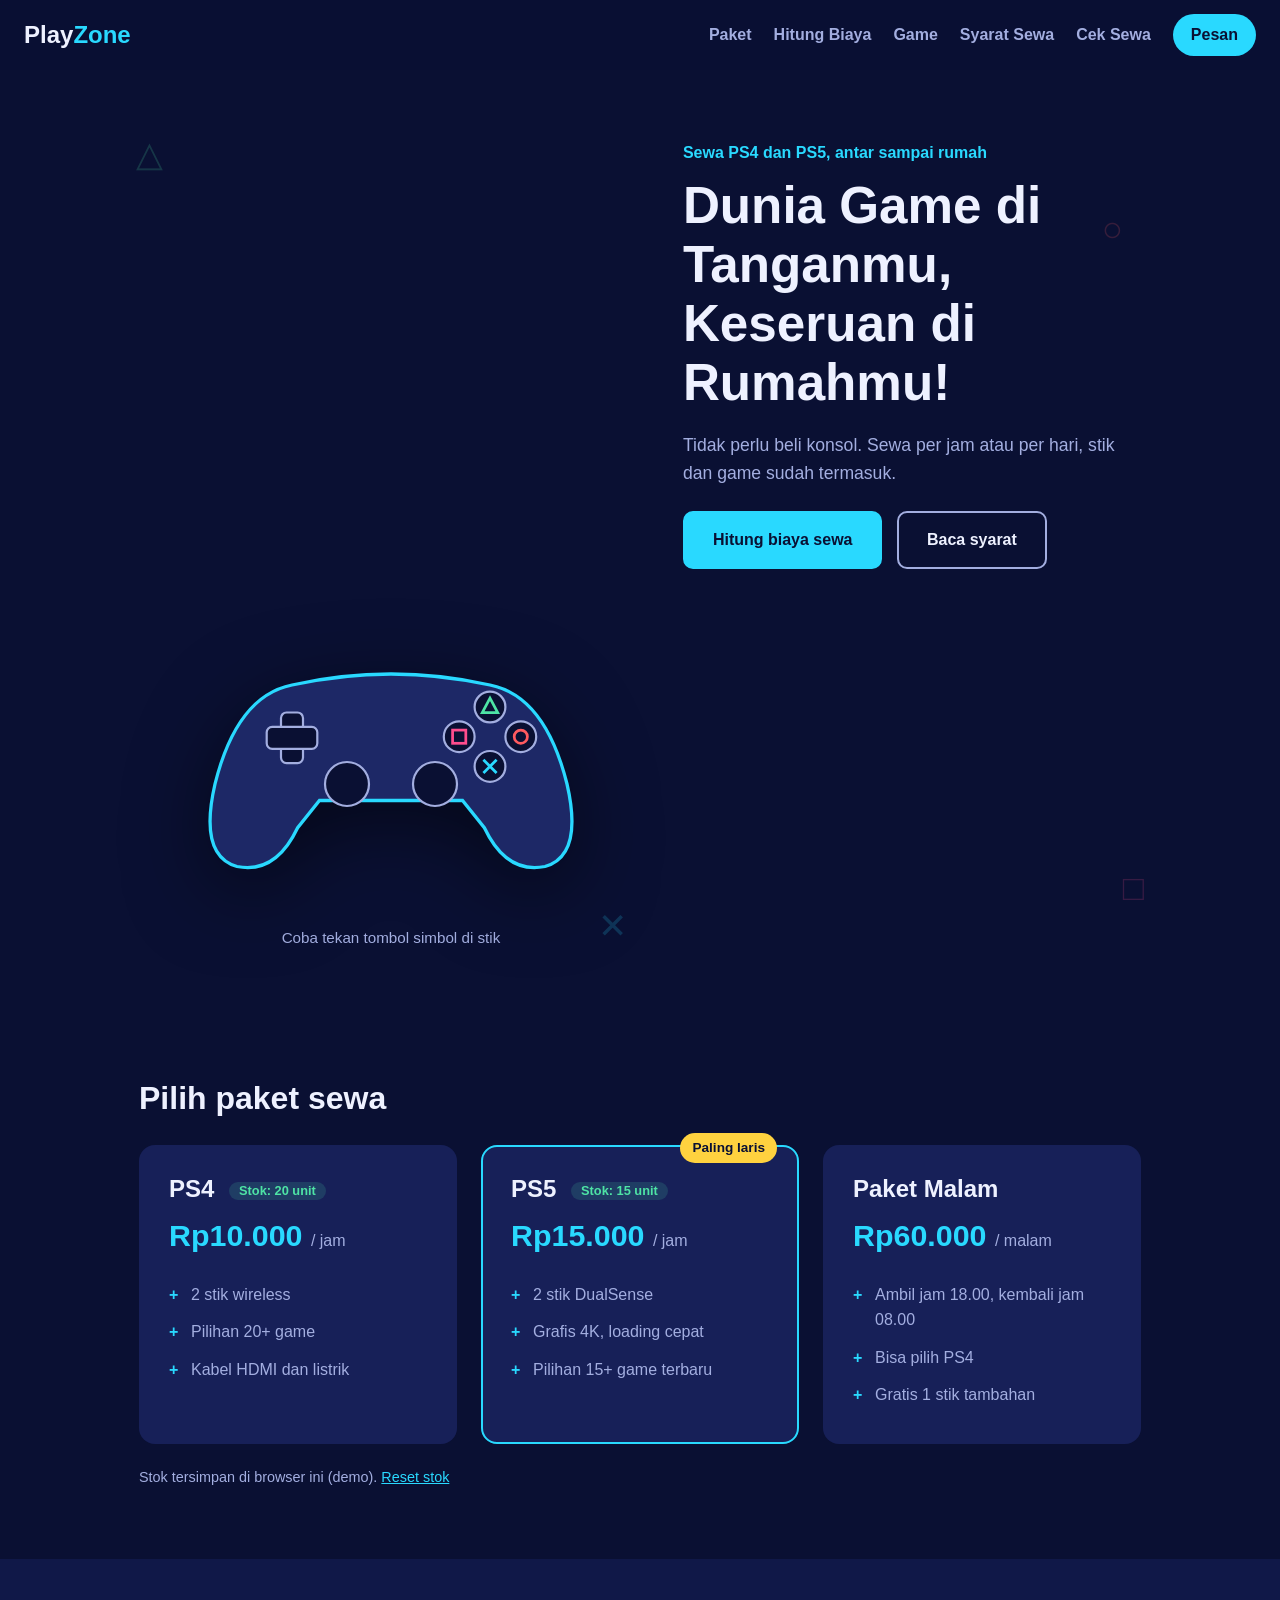
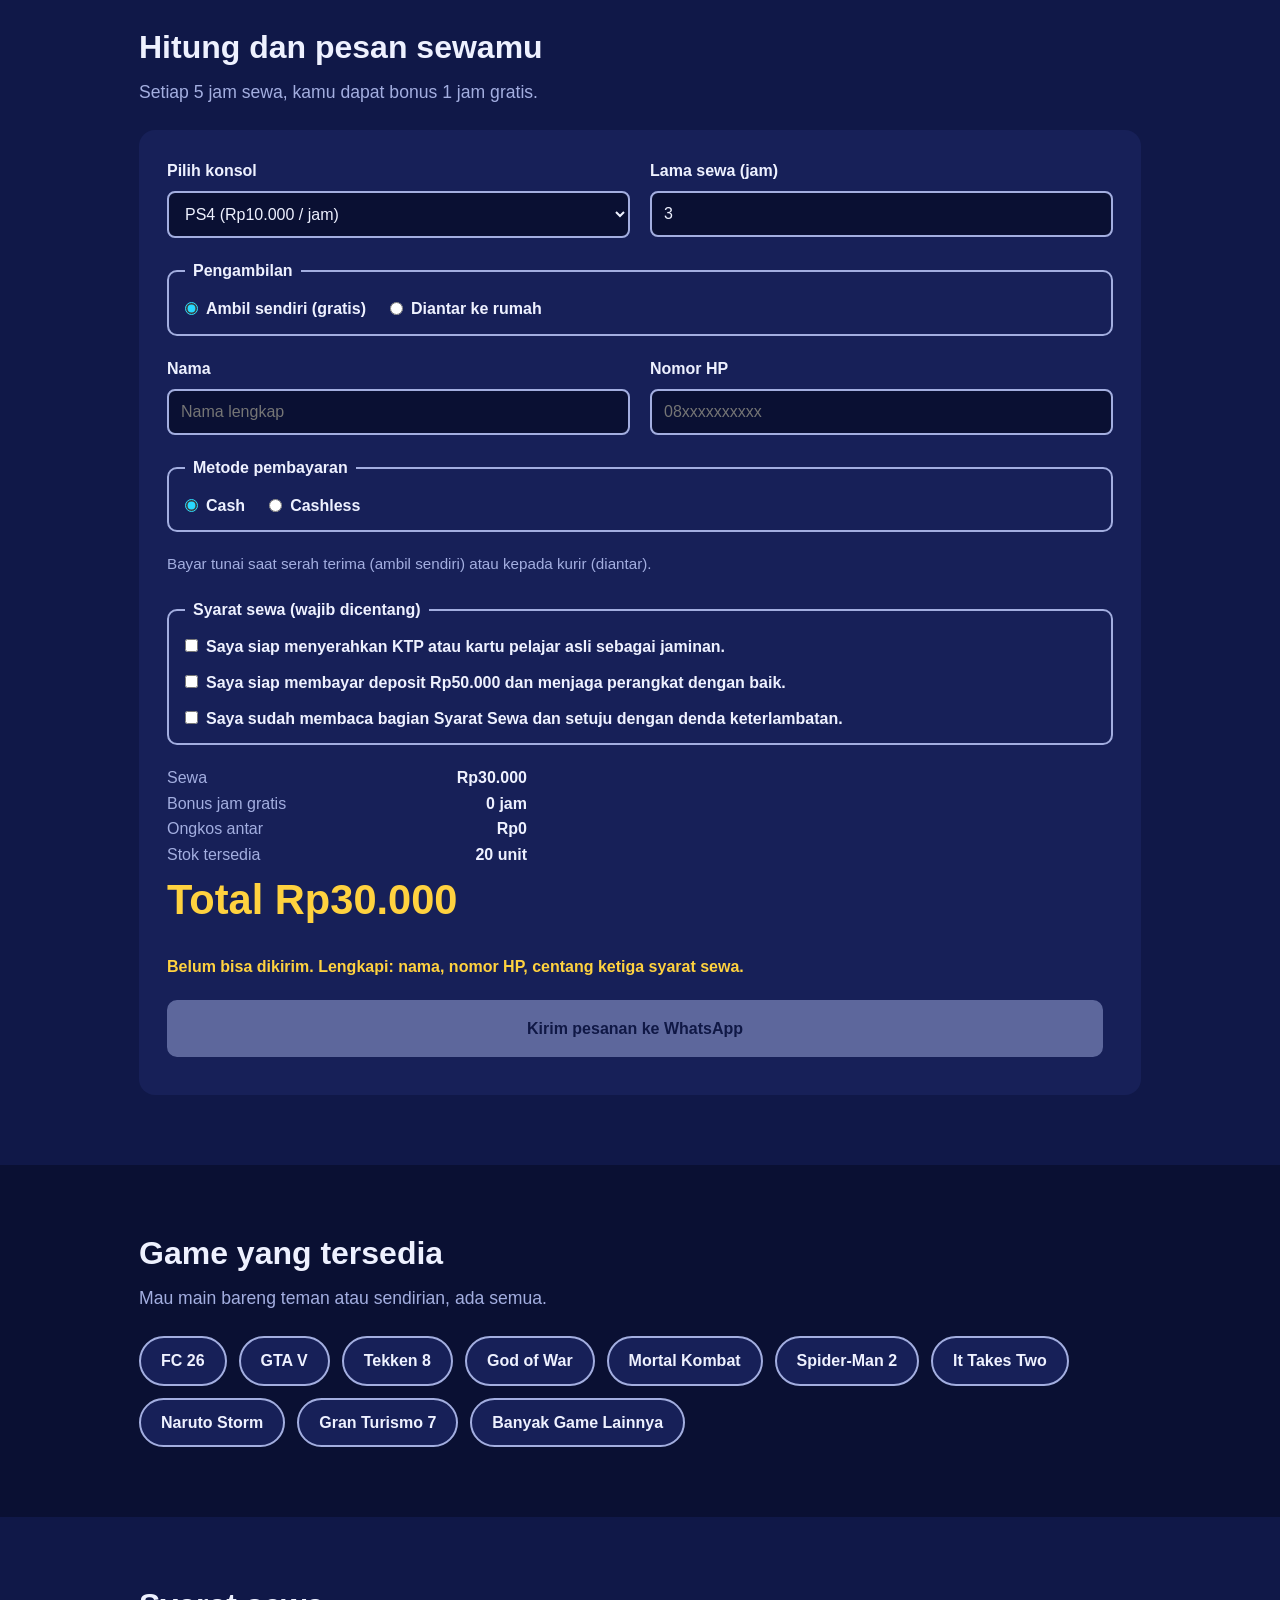
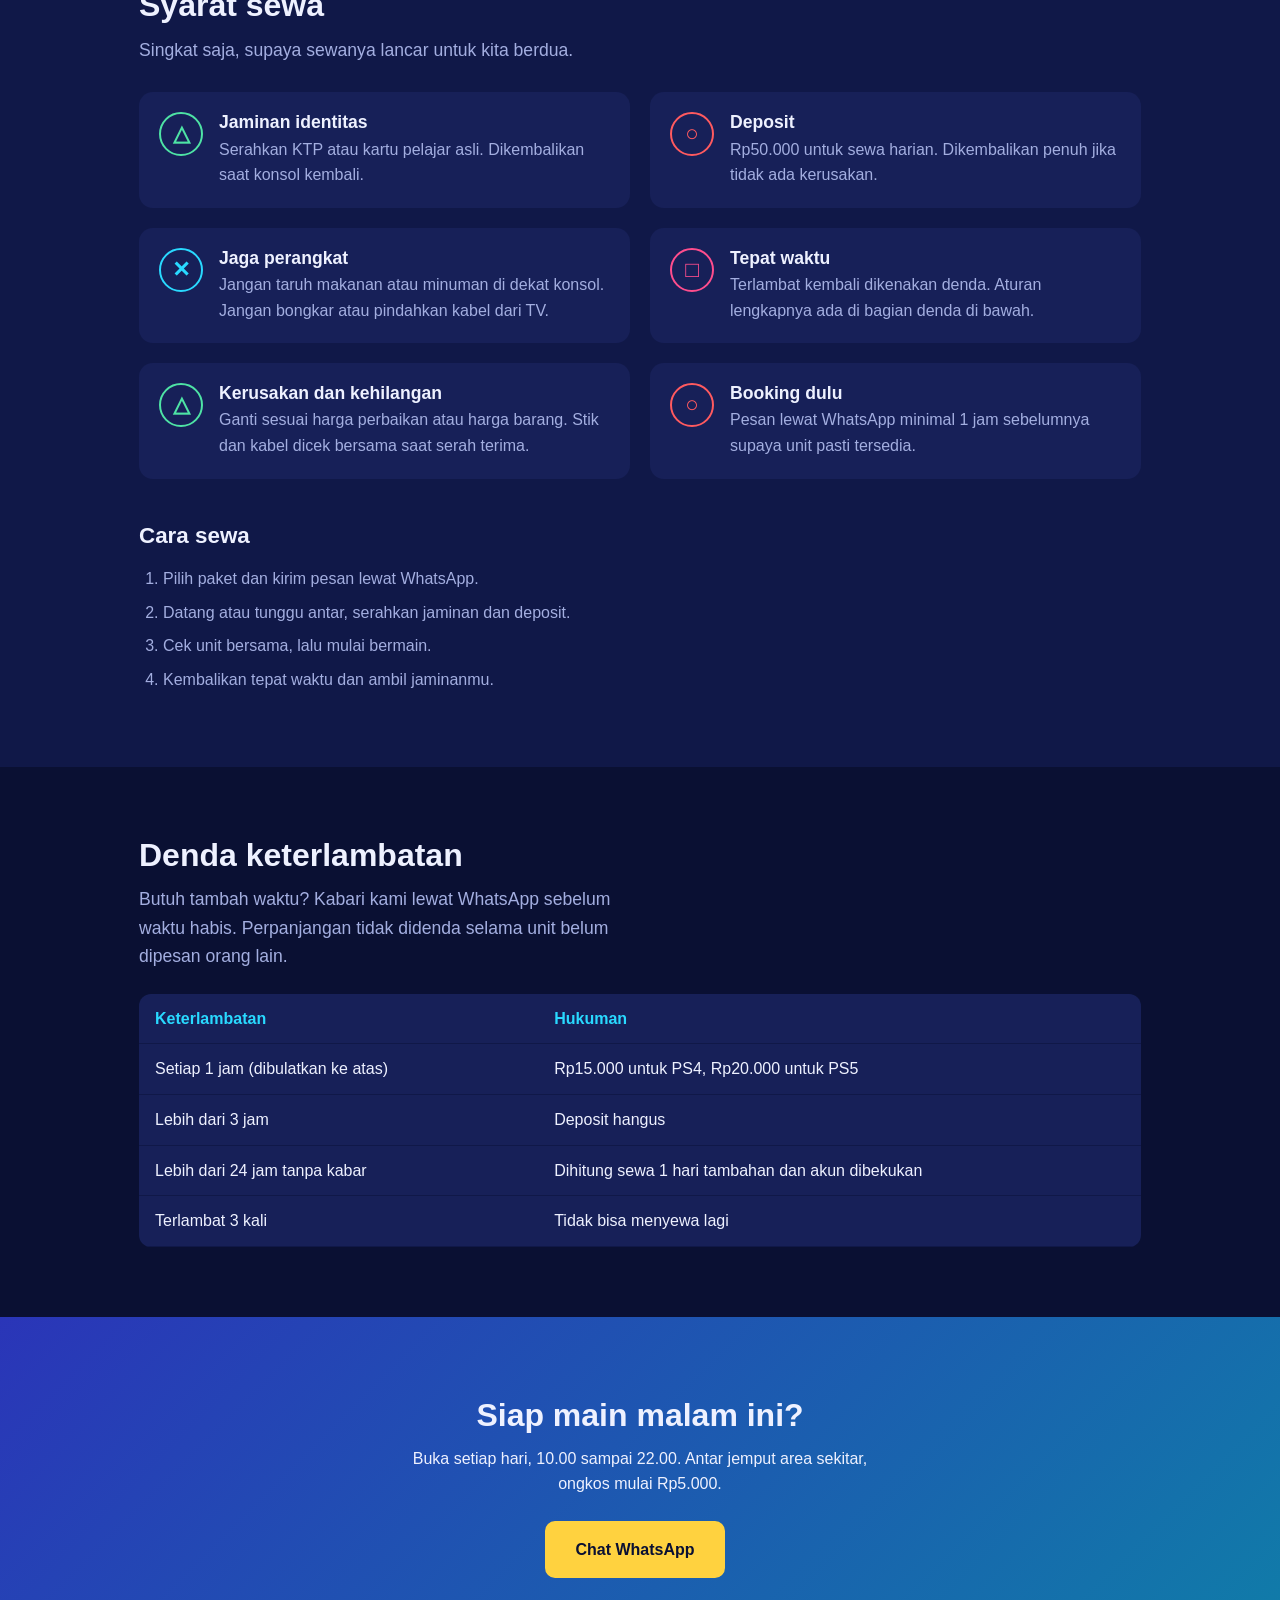
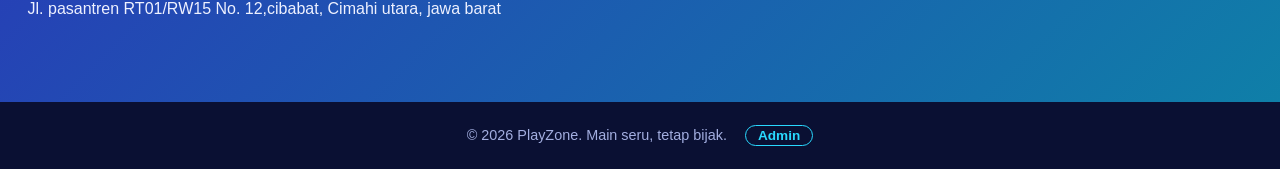
<file: index.html>
<!DOCTYPE html>
<html lang="id">
<head>
<meta charset="UTF-8">
<meta name="viewport" content="width=device-width, initial-scale=1">
<title>PlayZone - Sewa PS Harian dan Per Jam</title>
<link rel="stylesheet" href="sewaps.css">
</head>
<body>

<header class="nav">
  <a class="logo" href="#atas">Play<span>Zone</span></a>
  <button class="menu-btn" id="menuBtn" aria-label="Buka menu">&#9776;</button>
  <nav id="menu">
    <a href="#paket">Paket</a>
    <a href="#hitung">Hitung Biaya</a>
    <a href="#game">Game</a>
    <a href="#syarat">Syarat Sewa</a>
    <a href="penyewa.html">Cek Sewa</a>
    <a href="#kontak" class="nav-cta">Pesan</a>
  </nav>
</header>

<main id="atas">

  <section class="hero">
    <div class="melayang" aria-hidden="true"><span>&#9651;</span><span>&#9675;</span><span>&#10005;</span><span>&#9633;</span></div>
    <div class="hero-text">
      <p class="kecil">Sewa PS4 dan PS5, antar sampai rumah</p>
      <h1>Dunia Game di Tanganmu, Keseruan di Rumahmu!</h1>
      <p class="lead">Tidak perlu beli konsol. Sewa per jam atau per hari, stik dan game sudah termasuk.</p>
      <a class="btn" href="#hitung">Hitung biaya sewa</a>
      <a class="btn btn-garis" href="#syarat">Baca syarat</a>
    </div>

    <div class="hero-gambar">
      <svg viewBox="0 0 400 260" role="img" aria-label="Stik PlayStation. Tekan tombol simbolnya untuk mengganti warna tema.">
        <path class="badan" d="M110 60 Q200 40 290 60 Q340 70 360 150 Q375 215 340 225 Q305 232 285 190 L265 165 L135 165 L115 190 Q95 232 60 225 Q25 215 40 150 Q60 70 110 60Z"/>
        <rect class="dpad" x="100" y="85" width="20" height="46" rx="5"/>
        <rect class="dpad" x="87" y="98" width="46" height="20" rx="5"/>
        <circle class="stik" cx="160" cy="150" r="20"/>
        <circle class="stik" cx="240" cy="150" r="20"/>
        <g class="tombol-simbol" tabindex="0" role="button" aria-label="Tema hijau" data-warna="#4ee3a5" data-nama="Segitiga">
          <circle cx="290" cy="80" r="14"/>
          <path d="M290 72 L297 85 L283 85Z" fill="none" stroke="#4ee3a5" stroke-width="2.5"/>
        </g>
        <g class="tombol-simbol" tabindex="0" role="button" aria-label="Tema merah" data-warna="#ff5a5f" data-nama="Lingkaran">
          <circle cx="318" cy="107" r="14"/>
          <circle cx="318" cy="107" r="6" fill="none" stroke="#ff5a5f" stroke-width="2.5"/>
        </g>
        <g class="tombol-simbol" tabindex="0" role="button" aria-label="Tema biru" data-warna="#29d9ff" data-nama="Silang">
          <circle cx="290" cy="134" r="14"/>
          <path d="M284 128 L296 140 M296 128 L284 140" stroke="#29d9ff" stroke-width="2.5"/>
        </g>
        <g class="tombol-simbol" tabindex="0" role="button" aria-label="Tema pink" data-warna="#ff4d8d" data-nama="Kotak">
          <circle cx="262" cy="107" r="14"/>
          <rect x="256" y="101" width="12" height="12" fill="none" stroke="#ff4d8d" stroke-width="2.5"/>
        </g>
      </svg>
      <p class="petunjuk" id="petunjuk">Coba tekan tombol simbol di stik</p>
    </div>
  </section>

  <section id="paket" class="bagian">
    <h2>Pilih paket sewa</h2>
    <div class="kartu-grid">
      <article class="kartu">
        <h3>PS4 <span class="stok" data-stok="ps4">Stok: 20 unit</span></h3>
        <p class="harga">Rp10.000 <small>/ jam</small></p>
        <ul>
          <li>2 stik wireless</li>
          <li>Pilihan 20+ game</li>
          <li>Kabel HDMI dan listrik</li>
        </ul>
      </article>
      <article class="kartu kartu-utama">
        <span class="label">Paling laris</span>
        <h3>PS5 <span class="stok" data-stok="ps5">Stok: 15 unit</span></h3>
        <p class="harga">Rp15.000 <small>/ jam</small></p>
        <ul>
          <li>2 stik DualSense</li>
          <li>Grafis 4K, loading cepat</li>
          <li>Pilihan 15+ game terbaru</li>
        </ul>
      </article>
      <article class="kartu">
        <h3>Paket Malam</h3>
        <p class="harga">Rp60.000 <small>/ malam</small></p>
        <ul>
          <li>Ambil jam 18.00, kembali jam 08.00</li>
          <li>Bisa pilih PS4</li>
          <li>Gratis 1 stik tambahan</li>
        </ul>
      </article>
    </div>
    <p class="catatan-stok">Stok tersimpan di browser ini (demo). <button type="button" id="resetStok">Reset stok</button></p>
  </section>

  <section id="hitung" class="bagian bagian-terang">
    <h2>Hitung dan pesan sewamu</h2>
    <p class="lead">Setiap 5 jam sewa, kamu dapat bonus 1 jam gratis.</p>
    <div class="kalkulator">
      <label>Pilih konsol
        <select id="unit">
          <option value="10000" data-unit="ps4">PS4 (Rp10.000 / jam)</option>
          <option value="15000" data-unit="ps5">PS5 (Rp15.000 / jam)</option>
        </select>
      </label>
      <label>Lama sewa (jam)
        <input type="number" id="jam" min="1" max="24" value="3">
      </label>
      <fieldset class="pilihan">
        <legend>Pengambilan</legend>
        <label class="radio"><input type="radio" name="ambil" value="sendiri" checked> Ambil sendiri (gratis)</label>
        <label class="radio"><input type="radio" name="ambil" value="antar"> Diantar ke rumah</label>
      </fieldset>
      <label id="areaWrap" hidden>Jarak antar
        <select id="area">
          <option value="5000">Dekat, sampai 2 km (Rp5.000)</option>
          <option value="10000">Sedang, 2 sampai 5 km (Rp10.000)</option>
          <option value="15000">Jauh, 5 sampai 8 km (Rp15.000)</option>
        </select>
      </label>
      <label id="alamatWrap" hidden>Alamat antar
        <input type="text" id="alamat" placeholder="Jalan, nomor rumah, patokan">
      </label>
      <label>Nama
        <input type="text" id="nama" autocomplete="name" placeholder="Nama lengkap">
      </label>
      <label>Nomor HP
        <input type="tel" id="hp" autocomplete="tel" placeholder="08xxxxxxxxxx">
      </label>
      <fieldset class="pilihan">
        <legend>Metode pembayaran</legend>
        <label class="radio"><input type="radio" name="bayar" value="cash" checked> Cash</label>
        <label class="radio"><input type="radio" name="bayar" value="cashless"> Cashless</label>
      </fieldset>
      <label id="metodeWrap" hidden>Pilih cashless
        <select id="metode">
          <option>QRIS</option>
          <option>Transfer bank</option>
          <option>E-wallet (DANA, OVO, GoPay)</option>
        </select>
      </label>
      <p class="info-bayar" id="infoBayar"></p>
      <fieldset class="pilihan tumpuk">
        <legend>Syarat sewa (wajib dicentang)</legend>
        <label class="radio cek"><input type="checkbox" class="syarat-cek"> Saya siap menyerahkan KTP atau kartu pelajar asli sebagai jaminan.</label>
        <label class="radio cek"><input type="checkbox" class="syarat-cek"> Saya siap membayar deposit Rp50.000 dan menjaga perangkat dengan baik.</label>
        <label class="radio cek"><input type="checkbox" class="syarat-cek"> Saya sudah membaca bagian Syarat Sewa dan setuju dengan denda keterlambatan.</label>
      </fieldset>
      <div class="hasil rincian">
        <p><span>Sewa</span> <strong id="rSewa">Rp30.000</strong></p>
        <p><span>Bonus jam gratis</span> <strong id="bonus">0 jam</strong></p>
        <p><span>Ongkos antar</span> <strong id="rOngkir">Rp0</strong></p>
        <p><span>Stok tersedia</span> <strong id="rStok">3 unit</strong></p>
        <p class="total" id="total">Rp30.000</p>
      </div>
      <p class="catatan-pesan" id="catatanPesan" role="status"></p>
      <button class="btn mati" id="pesanWa" type="button">Kirim pesanan ke WhatsApp</button>
    </div>
  </section>

  <section id="game" class="bagian">
    <h2>Game yang tersedia</h2>
    <p class="lead">Mau main bareng teman atau sendirian, ada semua.</p>
    <div class="chips">
      <span>FC 26</span><span>GTA V</span><span>Tekken 8</span><span>God of War</span>
      <span>Mortal Kombat</span><span>Spider-Man 2</span><span>It Takes Two</span>
      <span>Naruto Storm</span><span>Gran Turismo 7</span><span>Banyak Game Lainnya</span>
    </div>
  </section>

  <section id="syarat" class="bagian bagian-terang">
    <h2>Syarat sewa</h2>
    <p class="lead">Singkat saja, supaya sewanya lancar untuk kita berdua.</p>
    <div class="syarat-grid">
      <div class="syarat"><b class="sim s1">&#9651;</b><div><h3>Jaminan identitas</h3><p>Serahkan KTP atau kartu pelajar asli. Dikembalikan saat konsol kembali.</p></div></div>
      <div class="syarat"><b class="sim s2">&#9675;</b><div><h3>Deposit</h3><p>Rp50.000 untuk sewa harian. Dikembalikan penuh jika tidak ada kerusakan.</p></div></div>
      <div class="syarat"><b class="sim s3">&#10005;</b><div><h3>Jaga perangkat</h3><p>Jangan taruh makanan atau minuman di dekat konsol. Jangan bongkar atau pindahkan kabel dari TV.</p></div></div>
      <div class="syarat"><b class="sim s4">&#9633;</b><div><h3>Tepat waktu</h3><p>Terlambat kembali dikenakan denda. Aturan lengkapnya ada di bagian denda di bawah.</p></div></div>
      <div class="syarat"><b class="sim s1">&#9651;</b><div><h3>Kerusakan dan kehilangan</h3><p>Ganti sesuai harga perbaikan atau harga barang. Stik dan kabel dicek bersama saat serah terima.</p></div></div>
      <div class="syarat"><b class="sim s2">&#9675;</b><div><h3>Booking dulu</h3><p>Pesan lewat WhatsApp minimal 1 jam sebelumnya supaya unit pasti tersedia.</p></div></div>
    </div>

    <h3 class="sub">Cara sewa</h3>
    <ol class="alur">
      <li>Pilih paket dan kirim pesan lewat WhatsApp.</li>
      <li>Datang atau tunggu antar, serahkan jaminan dan deposit.</li>
      <li>Cek unit bersama, lalu mulai bermain.</li>
      <li>Kembalikan tepat waktu dan ambil jaminanmu.</li>
    </ol>
  </section>

  <section id="denda" class="bagian">
    <h2>Denda keterlambatan</h2>
    <p class="lead">Butuh tambah waktu? Kabari kami lewat WhatsApp sebelum waktu habis. Perpanjangan tidak didenda selama unit belum dipesan orang lain.</p>
    <div class="tabel-wrap">
      <table>
        <tr><th>Keterlambatan</th><th>Hukuman</th></tr>
        <tr><td>Setiap 1 jam (dibulatkan ke atas)</td><td>Rp15.000 untuk PS4, Rp20.000 untuk PS5</td></tr>
        <tr><td>Lebih dari 3 jam</td><td>Deposit hangus</td></tr>
        <tr><td>Lebih dari 24 jam tanpa kabar</td><td>Dihitung sewa 1 hari tambahan dan akun dibekukan</td></tr>
        <tr><td>Terlambat 3 kali</td><td>Tidak bisa menyewa lagi</td></tr>
      </table>
    </div>
  </section>

  <section id="kontak" class="ajakan">
    <h2>Siap main malam ini?</h2>
    <p>Buka setiap hari, 10.00 sampai 22.00. Antar jemput area sekitar, ongkos mulai Rp5.000.</p>
    <a class="btn btn-kuning" href="https://wa.me/628123456789?text=Halo%20PlayZone%2C%20saya%20mau%20sewa%20PS">Chat WhatsApp</a>
    <p class="alamat">Jl. pasantren RT01/RW15 No. 12,cibabat, Cimahi utara, jawa barat</p>
  </section>

</main>

<footer>&copy; 2026 PlayZone. Main seru, tetap bijak. <a class="admin-link" href="admin.html">Admin</a></footer>

<script src="sewaps.js"></script>
</body>
</html>
</file>
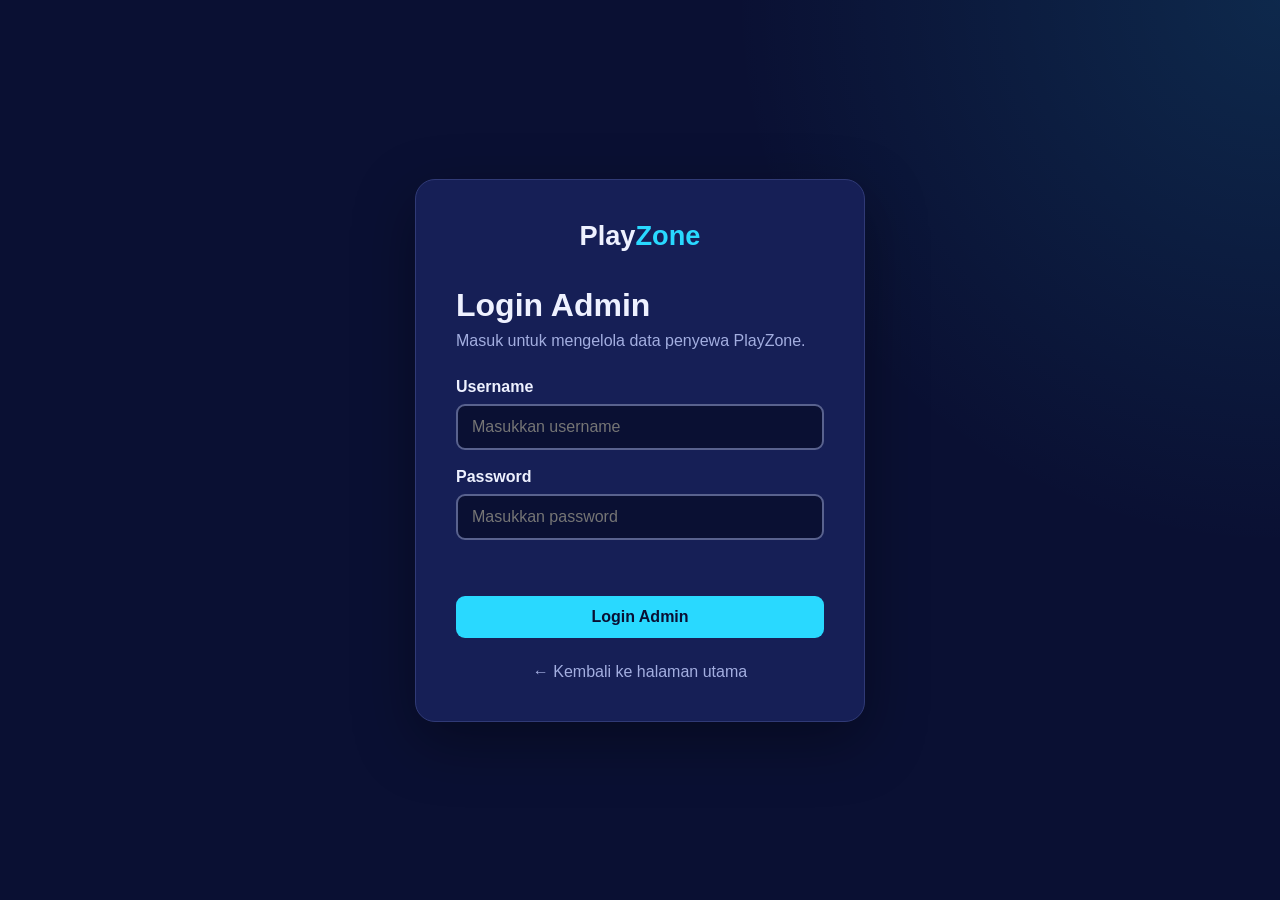
<file: admin.html>
<!DOCTYPE html>
<html lang="id">

<head>
    <meta charset="UTF-8">
    <meta name="viewport" content="width=device-width, initial-scale=1.0">

    <title>Admin - PlayZone</title>

    <link rel="stylesheet" href="admin.css">
</head>

<body>

    <!-- =========================
         HALAMAN LOGIN ADMIN
    ========================== -->

    <section id="loginAdmin" class="login-admin">

        <div class="login-card">

            <div class="logo">
                Play<span>Zone</span>
            </div>

            <h1>Login Admin</h1>

            <p class="deskripsi">
                Masuk untuk mengelola data penyewa PlayZone.
            </p>

            <form id="formAdmin">

                <label>
                    Username
                    <input
                        type="text"
                        id="username"
                        placeholder="Masukkan username"
                        required
                    >
                </label>

                <label>
                    Password
                    <input
                        type="password"
                        id="password"
                        placeholder="Masukkan password"
                        required
                    >
                </label>

                <p id="pesanLogin" class="pesan-error"></p>

                <button type="submit" class="btn btn-login">
                    Login Admin
                </button>

            </form>

            <a href="index.html" class="kembali">
                ← Kembali ke halaman utama
            </a>

        </div>

    </section>


    <!-- =========================
         DASHBOARD ADMIN
    ========================== -->

    <section id="dashboardAdmin" hidden>

        <!-- NAVBAR -->

        <header class="navbar-admin">

            <a href="index.html" class="logo">
                Play<span>Zone</span>
            </a>

            <div class="admin-kanan">

                <span>
                    👤 Admin
                </span>

                <button id="btnLogout" class="btn btn-logout">
                    Logout
                </button>

            </div>

        </header>


        <main class="container">

            <!-- JUDUL -->

            <section class="judul-dashboard">

                <div>
                    <p class="kecil">Dashboard Admin</p>

                    <h1>Kelola Penyewa</h1>

                    <p>
                        Kelola data penyewa dan riwayat pemesanan PlayZone.
                    </p>
                </div>

                <button
                    id="btnTambah"
                    class="btn btn-tambah"
                >
                    + Tambah Penyewa
                </button>

            </section>


            <!-- STATISTIK -->

            <section class="statistik">

                <div class="stat-card">

                    <span class="stat-icon">
                        👥
                    </span>

                    <div>
                        <small>Total Penyewa</small>
                        <strong id="totalPenyewa">0</strong>
                    </div>

                </div>


                <div class="stat-card">

                    <span class="stat-icon">
                        🎮
                    </span>

                    <div>
                        <small>Total Pesanan</small>
                        <strong id="totalPesanan">0</strong>
                    </div>

                </div>


                <div class="stat-card">

                    <span class="stat-icon">
                        💰
                    </span>

                    <div>
                        <small>Total Pembayaran</small>
                        <strong id="totalUang">Rp0</strong>
                    </div>

                </div>


                <div class="stat-card">

                    <span class="stat-icon">
                        ⏳
                    </span>

                    <div>
                        <small>Belum Lunas</small>
                        <strong id="belumLunas">0</strong>
                    </div>

                </div>

            </section>


            <!-- PENCARIAN -->

            <section class="toolbar">

                <div class="search">

                    <span>🔎</span>

                    <input
                        type="text"
                        id="searchInput"
                        placeholder="Cari nama atau nomor HP..."
                    >

                </div>


                <select id="filterStatus">

                    <option value="semua">
                        Semua Status
                    </option>

                    <option value="Lunas">
                        Lunas
                    </option>

                    <option value="Belum Dibayar">
                        Belum Dibayar
                    </option>

                    <option value="Menunggu pembayaran">
                        Menunggu pembayaran
                    </option>

                </select>

            </section>


            <!-- TABEL PENYEWA -->

            <section class="tabel-container">

                <div class="tabel-header">

                    <div>
                        <h2>Daftar Penyewa</h2>

                        <p>
                            Data penyewa yang terdaftar di PlayZone.
                        </p>
                    </div>

                    <span id="jumlahData">
                        0 data
                    </span>

                </div>


                <div class="table-scroll">

                    <table>

                        <thead>

                            <tr>

                                <th>No</th>
                                <th>Nama</th>
                                <th>No. HP</th>
                                <th>Konsol</th>
                                <th>Tanggal</th>
                                <th>Waktu</th>
                                <th>Lama</th>
                                <th>Total</th>
                                <th>Pembayaran</th>
                                <th>Aksi</th>

                            </tr>

                        </thead>

                        <tbody id="tabelPenyewa">
                        </tbody>

                    </table>

                </div>


                <div
                    id="dataKosong"
                    class="data-kosong"
                    hidden
                >
                    <div>📭</div>

                    <h3>Data tidak ditemukan</h3>

                    <p>
                        Belum ada penyewa yang sesuai dengan pencarian.
                    </p>

                </div>

            </section>

        </main>


        <footer>
            © 2026 PlayZone. Panel Admin.
        </footer>

    </section>


    <!-- =========================
         MODAL TAMBAH / EDIT
    ========================== -->

    <div
        id="modal"
        class="modal"
        hidden
    >

        <div class="modal-box">

            <div class="modal-header">

                <div>

                    <p class="kecil">
                        Data Penyewa
                    </p>

                    <h2 id="judulModal">
                        Tambah Penyewa
                    </h2>

                </div>

                <button
                    id="btnTutupModal"
                    class="btn-tutup"
                    type="button"
                >
                    ×
                </button>

            </div>


            <form id="formPenyewa">

                <input
                    type="hidden"
                    id="indexEdit"
                    value="-1"
                >


                <div class="form-grid">

                    <label>
                        Nama Penyewa
                        <input
                            type="text"
                            id="namaPenyewa"
                            placeholder="Nama lengkap"
                            required
                        >
                    </label>


                    <label>
                        Nomor HP
                        <input
                            type="tel"
                            id="hpPenyewa"
                            placeholder="08xxxxxxxxxx"
                            required
                        >
                    </label>


                    <label>
                        Konsol
                        <select id="konsolPenyewa">

                            <option value="PS4">
                                PS4
                            </option>

                            <option value="PS5">
                                PS5
                            </option>

                        </select>
                    </label>


                    <label>
                        Lama Sewa
                        <input
                            type="number"
                            id="lamaPenyewa"
                            min="1"
                            max="24"
                            value="3"
                            required
                        >
                    </label>


                    <label>
                        Tanggal Sewa
                        <input
                            type="date"
                            id="tanggalPenyewa"
                            required
                        >
                    </label>


                    <label>
                        Waktu Pesanan
                        <input
                            type="time"
                            id="waktuPenyewa"
                            required
                        >
                    </label>


                    <label>
                        Metode Pembayaran
                        <select id="metodePenyewa">

                            <option value="Cash">
                                Cash
                            </option>

                            <option value="QRIS">
                                QRIS
                            </option>

                            <option value="Transfer bank">
                                Transfer bank
                            </option>

                            <option value="E-wallet">
                                E-wallet
                            </option>

                        </select>
                    </label>


                    <label>
                        Status Pembayaran
                        <select id="statusPenyewa">

                            <option value="Belum Dibayar">
                                Belum Dibayar
                            </option>

                            <option value="Menunggu pembayaran">
                                Menunggu pembayaran
                            </option>

                            <option value="Lunas">
                                Lunas
                            </option>

                        </select>
                    </label>


                    <label>
                        Total Pembayaran
                        <input
                            type="number"
                            id="totalPenyewa"
                            placeholder="Contoh: 50000"
                            min="0"
                            required
                        >
                    </label>


                    <label>
                        Pengambilan
                        <select id="pengambilanPenyewa">

                            <option value="Ambil sendiri">
                                Ambil sendiri
                            </option>

                            <option value="Diantar">
                                Diantar
                            </option>

                        </select>
                    </label>

                </div>


                <div class="modal-footer">

                    <button
                        type="button"
                        id="btnBatal"
                        class="btn btn-batal"
                    >
                        Batal
                    </button>

                    <button
                        type="submit"
                        class="btn btn-simpan"
                    >
                        Simpan Data
                    </button>

                </div>

            </form>

        </div>

    </div>


    <!-- =========================
         JAVASCRIPT
    ========================== -->

    <script src="admin.js"></script>

</body>

</html>
</file>
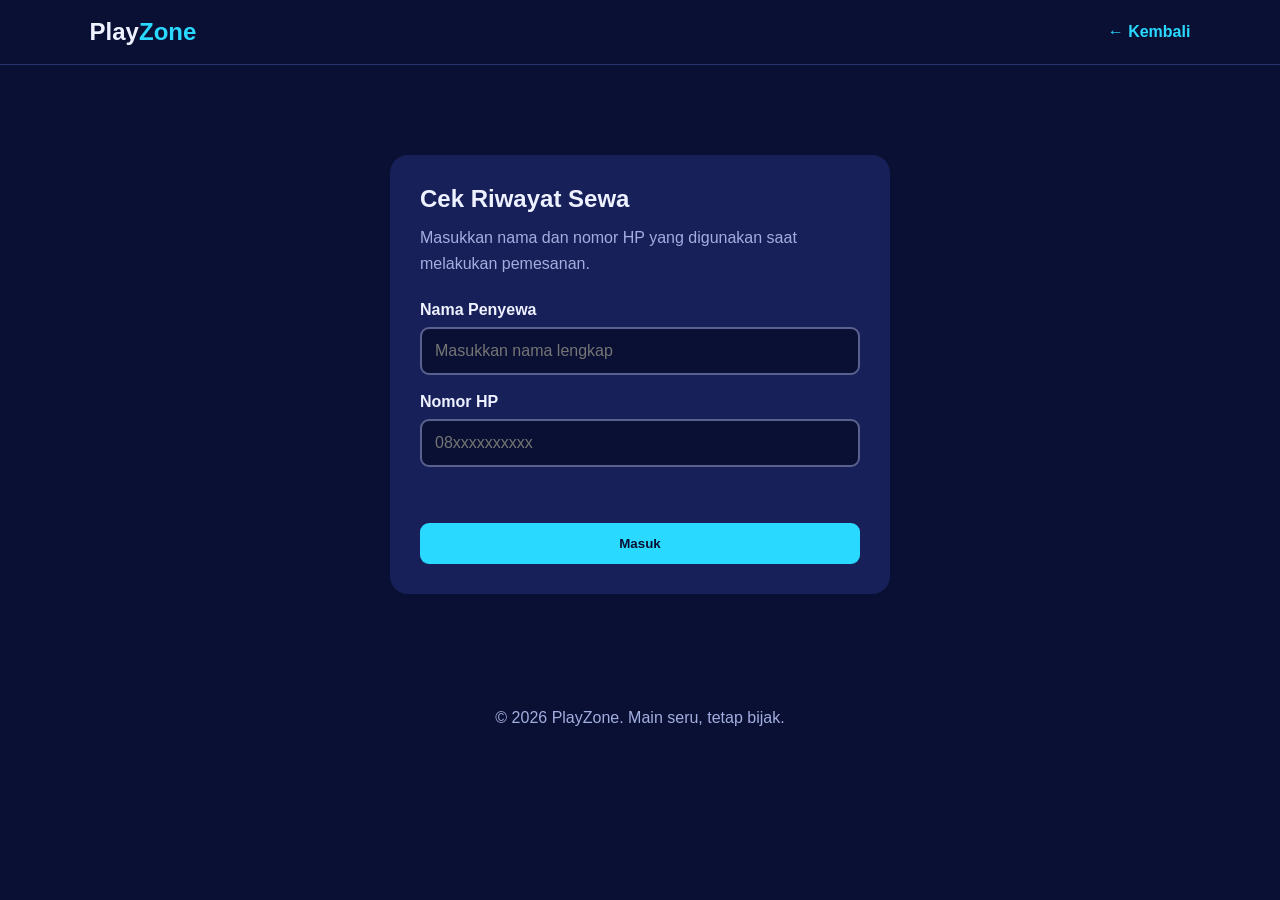
<file: penyewa.html>
<!DOCTYPE html>
<html lang="id">
<head>
    <meta charset="UTF-8">
    <meta name="viewport" content="width=device-width, initial-scale=1.0">
    <title>Cek Sewa - PlayZone</title>
    <link rel="stylesheet" href="penyewa.css">
</head>

<body>

<header class="nav">
    <a class="logo" href="index.html">
        Play<span>Zone</span>
    </a>

    <a href="index.html" class="kembali">
        ← Kembali
    </a>
</header>

<main>

    <!-- LOGIN -->
    <section id="halamanLogin" class="box login-box">

        <h1>Cek Riwayat Sewa</h1>

        <p>
            Masukkan nama dan nomor HP yang digunakan saat melakukan pemesanan.
        </p>

        <form id="formLogin">

            <label>
                Nama Penyewa
                <input
                    type="text"
                    id="loginNama"
                    placeholder="Masukkan nama lengkap"
                    required
                >
            </label>

            <label>
                Nomor HP
                <input
                    type="tel"
                    id="loginHp"
                    placeholder="08xxxxxxxxxx"
                    required
                >
            </label>

            <p id="pesanLogin" class="error"></p>

            <button type="submit" class="btn">
                Masuk
            </button>

        </form>

    </section>


    <!-- DATA SEWA -->
    <section id="halamanSewa" class="sewa-page" hidden>

        <div class="panel-kepala">

            <div>
                <p class="kecil">Selamat datang</p>
                <h1 id="namaPenyewa"></h1>
            </div>

            <button id="logout" class="btn logout">
                Keluar
            </button>

        </div>


        <div class="status">

            <div class="info">
                <small>Total Pesanan</small>
                <strong id="jumlahPesanan">0</strong>
            </div>

            <div class="info">
                <small>Total Pembayaran</small>
                <strong id="totalPembayaran">Rp0</strong>
            </div>

            <div class="info">
                <small>Pesanan Terakhir</small>
                <strong id="pesananTerakhir">-</strong>
            </div>

        </div>


        <h2>Riwayat Sewa</h2>

        <div id="daftarRiwayat" class="riwayat">
        </div>

        <div id="tidakAdaData" class="box kosong" hidden>
            <h3>Belum ada riwayat sewa</h3>
            <p>
                Kamu belum memiliki pesanan dengan nama dan nomor HP tersebut.
            </p>
        </div>

    </section>

</main>

<footer>
    © 2026 PlayZone. Main seru, tetap bijak.
</footer>

<script src="penyewa.js"></script>

</body>
</html>
</file>
<file: sewaps.css>
:root {
  --bg: #0a1033;
  --bg2: #101848;
  --panel: #172058;
  --ink: #eef1ff;
  --muted: #a3aee0;
  --aksen: #29d9ff;
  --pink: #ff4d8d;
  --kuning: #ffd23f;
}
* { box-sizing: border-box; margin: 0; padding: 0; }
html { scroll-behavior: smooth; }
body {
  font-family: "Segoe UI", Tahoma, Arial, sans-serif;
  background: var(--bg);
  color: var(--ink);
  line-height: 1.6;
}
a { color: inherit; }
h1, h2, h3 { line-height: 1.15; }
h2 { font-size: 2rem; margin-bottom: 12px; }
.lead { color: var(--muted); font-size: 1.1rem; margin-bottom: 24px; max-width: 52ch; }
.kecil { color: var(--aksen); font-weight: 700; margin-bottom: 12px; }

/* Navigasi */
.nav {
  position: sticky; top: 0; z-index: 10;
  display: flex; justify-content: space-between; align-items: center;
  padding: 14px 24px;
  background: rgba(10, 16, 51, 0.92);
  backdrop-filter: blur(8px);
}
.logo { font-size: 1.5rem; font-weight: 800; text-decoration: none; }
.logo span { color: var(--aksen); }
.nav nav { display: flex; gap: 22px; align-items: center; }
.nav nav a { text-decoration: none; color: var(--muted); font-weight: 600; }
.nav nav a:hover { color: var(--ink); }
.nav-cta { background: var(--aksen); color: var(--bg) !important; padding: 8px 18px; border-radius: 999px; }
.menu-btn { display: none; background: none; border: 0; color: var(--ink); font-size: 1.8rem; cursor: pointer; }

/* Tombol */
.btn {
  display: inline-block; margin: 0 10px 10px 0;
  background: var(--aksen); color: var(--bg);
  padding: 14px 28px; border-radius: 10px;
  font-weight: 800; text-decoration: none;
  border: 2px solid var(--aksen);
  transition: transform 0.15s;
}
.btn:hover { transform: translateY(-3px); }
.btn-garis { background: transparent; color: var(--ink); border-color: var(--muted); }
.btn-kuning { background: var(--kuning); border-color: var(--kuning); }
a:focus-visible, button:focus-visible, input:focus-visible, select:focus-visible, .tombol-simbol:focus-visible {
  outline: 3px solid var(--kuning); outline-offset: 3px;
}

/* Hero */
.hero {
  max-width: 1050px; margin: 0 auto; padding: 70px 24px 60px;
  display: grid; grid-template-columns: 1.1fr 1fr; gap: 40px; align-items: center;
}
.hero h1 { font-size: 3.2rem; margin-bottom: 18px; }
.hero-gambar { text-align: center; }
.hero-gambar svg { width: 100%; max-width: 440px; animation: melayang 5s ease-in-out infinite; filter: drop-shadow(0 20px 40px rgba(0,0,0,0.5)); }
.badan { fill: #1d2866; stroke: var(--aksen); stroke-width: 3; transition: stroke 0.3s; }
.dpad, .stik { fill: #0a1033; stroke: var(--muted); stroke-width: 2; }
.tombol-simbol { cursor: pointer; }
.tombol-simbol circle:first-child { fill: #0a1033; stroke: var(--muted); stroke-width: 2; transition: stroke 0.2s; }
.tombol-simbol:hover circle:first-child { stroke: var(--ink); }
.petunjuk { color: var(--muted); margin-top: 14px; font-size: 0.95rem; }
@keyframes melayang { 50% { transform: translateY(-14px) rotate(-1.5deg); } }

/* Bagian umum */
.bagian { padding: 70px 24px; max-width: 1050px; margin: 0 auto; }
.bagian-terang { max-width: none; background: var(--bg2); }
.bagian-terang > * { max-width: 1002px; margin-left: auto; margin-right: auto; }

/* Paket */
.kartu-grid { display: grid; grid-template-columns: repeat(3, 1fr); gap: 24px; margin-top: 28px; }
.kartu { position: relative; background: var(--panel); border-radius: 16px; padding: 28px; border: 2px solid transparent; }
.kartu-utama { border-color: var(--aksen); }
.label { position: absolute; top: -14px; right: 20px; background: var(--kuning); color: var(--bg); font-weight: 800; font-size: 0.85rem; padding: 4px 12px; border-radius: 999px; }
.kartu h3 { font-size: 1.5rem; }
.harga { font-size: 1.9rem; font-weight: 800; color: var(--aksen); margin: 8px 0 16px; }
.harga small { font-size: 1rem; color: var(--muted); font-weight: 400; }
.kartu ul { list-style: none; }
.kartu li { padding: 6px 0 6px 22px; position: relative; color: var(--muted); }
.kartu li::before { content: "+"; position: absolute; left: 0; color: var(--aksen); font-weight: 800; }

/* Kalkulator */
.kalkulator { display: grid; grid-template-columns: 1fr 1fr; gap: 20px; background: var(--panel); border-radius: 16px; padding: 28px; }
.kalkulator label { display: flex; flex-direction: column; gap: 8px; font-weight: 700; }
.kalkulator select, .kalkulator input {
  padding: 12px; border-radius: 8px; border: 2px solid var(--muted);
  background: var(--bg); color: var(--ink); font-size: 1rem;
}
.hasil, .kalkulator .btn { grid-column: 1 / -1; }
.total { font-size: 2.6rem; font-weight: 800; color: var(--kuning); }

/* Game */
.chips { display: flex; flex-wrap: wrap; gap: 12px; }
.chips span { background: var(--panel); border: 2px solid var(--muted); padding: 10px 20px; border-radius: 999px; font-weight: 600; }
.chips span:nth-child(4n+1):hover { border-color: #4ee3a5; }
.chips span:nth-child(4n+2):hover { border-color: #ff5a5f; }
.chips span:nth-child(4n+3):hover { border-color: var(--aksen); }
.chips span:nth-child(4n):hover { border-color: var(--pink); }

/* Syarat */
.syarat-grid { display: grid; grid-template-columns: repeat(2, 1fr); gap: 20px; margin-top: 28px; }
.syarat { display: flex; gap: 16px; background: var(--panel); padding: 20px; border-radius: 14px; }
.syarat h3 { font-size: 1.1rem; margin-bottom: 4px; }
.syarat p { color: var(--muted); }
.sim { flex: 0 0 44px; height: 44px; display: grid; place-items: center; border-radius: 50%; font-size: 1.4rem; border: 2px solid; }
.s1 { color: #4ee3a5; } .s2 { color: #ff5a5f; } .s3 { color: var(--aksen); } .s4 { color: var(--pink); }
.sub { font-size: 1.4rem; margin: 44px auto 14px; }
.alur { padding-left: 24px; color: var(--muted); }
.alur li { padding: 4px 0; }

/* Ajakan */
.ajakan { text-align: center; padding: 80px 24px; background: linear-gradient(135deg, #2a35b8, #0f7fa8); }
.ajakan p { margin: 10px auto 24px; max-width: 54ch; }
.ajakan .alamat { opacity: 0.85; margin: 8px 0 0; }
footer { text-align: center; padding: 22px; color: var(--muted); font-size: 0.9rem; }

/* Toast tema */
.toast { position: fixed; bottom: 24px; left: 50%; transform: translateX(-50%); background: var(--ink); color: var(--bg); padding: 10px 22px; border-radius: 999px; font-weight: 700; z-index: 20; }

@media (max-width: 760px) {
  .menu-btn { display: block; }
  .nav nav { display: none; position: absolute; top: 100%; left: 0; right: 0; flex-direction: column; padding: 18px; background: var(--bg); }
  .nav nav.buka { display: flex; }
  .hero, .kartu-grid, .kalkulator, .syarat-grid { grid-template-columns: 1fr; }
  .hero h1 { font-size: 2.3rem; }
}
@media (prefers-reduced-motion: reduce) {
  .hero-gambar svg { animation: none; }
  html { scroll-behavior: auto; }
}

/* Tambahan: pengambilan, denda, login */
[hidden] { display: none !important; }
.pilihan { grid-column: 1 / -1; border: 2px solid var(--muted); border-radius: 10px; padding: 12px 16px; display: flex; gap: 24px; flex-wrap: wrap; }
.pilihan legend { padding: 0 8px; font-weight: 700; }
.kalkulator .radio { flex-direction: row; align-items: center; gap: 8px; font-weight: 600; }
.kalkulator .radio input { width: auto; padding: 0; border: 0; accent-color: var(--aksen); }
.rincian p { display: flex; justify-content: space-between; max-width: 360px; color: var(--muted); }
.rincian p strong { color: var(--ink); }
.rincian .total { max-width: none; justify-content: flex-start; color: var(--kuning); }

.tabel-wrap { overflow-x: auto; }
table { width: 100%; border-collapse: collapse; background: var(--panel); border-radius: 12px; overflow: hidden; }
th, td { padding: 12px 16px; text-align: left; border-bottom: 1px solid var(--bg2); }
th { color: var(--aksen); }

.login { display: flex; flex-wrap: wrap; gap: 16px; align-items: flex-end; }
.login label { display: flex; flex-direction: column; gap: 8px; font-weight: 700; flex: 1 1 200px; }
.login input { padding: 12px; border-radius: 8px; border: 2px solid var(--muted); background: var(--bg); color: var(--ink); font-size: 1rem; }
.galat { width: 100%; color: #ff8a8a; font-weight: 700; min-height: 1.4em; }
.panel-kepala { display: flex; justify-content: space-between; align-items: center; margin-top: 12px; }
.status { display: grid; grid-template-columns: repeat(auto-fit, minmax(200px, 1fr)); gap: 16px; margin: 20px auto; }
.info { background: var(--panel); padding: 16px; border-radius: 12px; }
.info small { display: block; color: var(--muted); }
.info strong { font-size: 1.2rem; }
.banner { grid-column: 1 / -1; border: 2px solid #4ee3a5; }
.banner.telat { border-color: #ff5a5f; }

/* Halaman akun */
.halaman-akun { min-height: 70vh; }
.kembali { margin-top: 32px; }
.kembali a { color: var(--aksen); font-weight: 700; }

/* Animasi halaman awal */
@keyframes masuk { from { opacity: 0; transform: translateY(24px); } to { opacity: 1; transform: none; } }
.hero-text > * { animation: masuk 0.7s ease both; }
.hero-text > :nth-child(2) { animation-delay: 0.12s; }
.hero-text > :nth-child(3) { animation-delay: 0.24s; }
.hero-text > :nth-child(4) { animation-delay: 0.36s; }
.hero-text > :nth-child(5) { animation-delay: 0.44s; }
.hero-gambar { animation: masuk 0.9s 0.3s ease both; }

.hero { position: relative; }
.melayang span { position: absolute; font-size: 2.2rem; opacity: 0.18; pointer-events: none; animation: drift 9s ease-in-out infinite; }
.melayang span:nth-child(1) { top: 6%; left: 2%; color: #4ee3a5; }
.melayang span:nth-child(2) { top: 14%; right: 4%; color: #ff5a5f; animation-delay: -3s; }
.melayang span:nth-child(3) { bottom: 6%; left: 46%; color: var(--aksen); animation-delay: -5s; }
.melayang span:nth-child(4) { bottom: 10%; right: 2%; color: var(--pink); animation-delay: -7s; }
@keyframes drift { 50% { transform: translateY(-22px) rotate(15deg); } }

.reveal { opacity: 0; transform: translateY(26px); transition: opacity 0.6s ease, transform 0.6s ease; }
.reveal.tampil { opacity: 1; transform: none; }
.kartu:hover { transform: translateY(-6px); }
.kartu { transition: transform 0.25s, border-color 0.25s; }

/* Stok */
.stok { display: inline-block; margin-left: 8px; font-size: 0.8rem; background: rgba(78, 227, 165, 0.15); color: #4ee3a5; padding: 2px 10px; border-radius: 999px; font-weight: 700; vertical-align: middle; }
.stok.habis { background: rgba(255, 90, 95, 0.15); color: #ff5a5f; }
.stok.bump { animation: bump 0.5s; }
@keyframes bump { 40% { transform: scale(1.35); } }
.btn.mati { opacity: 0.5; cursor: not-allowed; background: var(--muted); border-color: var(--muted); }
.btn.mati:hover { transform: none; }
.catatan-stok { color: var(--muted); margin-top: 22px; font-size: 0.9rem; }
.catatan-stok button { background: none; border: 0; color: var(--aksen); text-decoration: underline; cursor: pointer; font: inherit; }

@media (prefers-reduced-motion: reduce) {
  .hero-text > *, .hero-gambar, .melayang span, .stok.bump { animation: none; }
  .reveal { opacity: 1; transform: none; transition: none; }
}

/* Form pesanan */
button.btn { font: inherit; font-weight: 800; font-size: 1rem; cursor: pointer; }
.kalkulator .cek { align-items: flex-start; }
.kalkulator .cek input { margin-top: 5px; }
.pilihan.tumpuk { flex-direction: column; gap: 10px; }
.info-bayar { grid-column: 1 / -1; color: var(--muted); font-size: 0.95rem; }
.catatan-pesan { grid-column: 1 / -1; color: var(--kuning); font-weight: 700; min-height: 1.4em; }
/* Tautan admin di footer */
.admin-link { margin-left: 14px; color: var(--aksen); font-weight: 700; text-decoration: none; border: 1px solid var(--aksen); border-radius: 999px; padding: 2px 12px; font-size: 0.85rem; }
.admin-link:hover { background: var(--aksen); color: var(--bg); }
</file>
<file: admin.css>
:root {

    --bg: #0a1033;
    --bg2: #101848;
    --panel: #172058;

    --ink: #eef1ff;
    --muted: #a3aee0;

    --aksen: #29d9ff;
    --kuning: #ffd23f;

    --hijau: #4ee3a5;
    --merah: #ff5a5f;

    --border: #303a76;

}


* {

    box-sizing: border-box;
    margin: 0;
    padding: 0;

}


body {

    font-family: "Segoe UI", Tahoma, Arial, sans-serif;

    background:
        radial-gradient(
            circle at top right,
            rgba(41, 217, 255, 0.12),
            transparent 35%
        ),
        var(--bg);

    color: var(--ink);

    min-height: 100vh;

}


[hidden] {

    display: none !important;

}


/* =========================
   LOGIN ADMIN
========================= */

.login-admin {

    min-height: 100vh;

    display: flex;

    align-items: center;

    justify-content: center;

    padding: 25px;

}


.login-card {

    width: 100%;

    max-width: 450px;

    background: rgba(23, 32, 88, 0.95);

    border: 1px solid var(--border);

    border-radius: 20px;

    padding: 40px;

    box-shadow:
        0 20px 60px rgba(0, 0, 0, 0.35);

}


.logo {

    text-decoration: none;

    font-size: 1.7rem;

    font-weight: 900;

    color: var(--ink);

}


.logo span {

    color: var(--aksen);

}


.login-card .logo {

    display: block;

    text-align: center;

    margin-bottom: 35px;

}


.login-card h1 {

    font-size: 2rem;

    margin-bottom: 8px;

}


.deskripsi {

    color: var(--muted);

    margin-bottom: 28px;

}


form {

    display: flex;

    flex-direction: column;

    gap: 18px;

}


label {

    display: flex;

    flex-direction: column;

    gap: 8px;

    font-weight: 700;

}


input,
select {

    width: 100%;

    padding: 12px 14px;

    border-radius: 9px;

    border: 2px solid #59628e;

    background: var(--bg);

    color: var(--ink);

    font-size: 1rem;

}


input:focus,
select:focus {

    outline: none;

    border-color: var(--aksen);

}


.btn {

    border: none;

    border-radius: 9px;

    padding: 12px 20px;

    font-size: 1rem;

    font-weight: 800;

    cursor: pointer;

    transition: 0.2s;

}


.btn:hover {

    transform: translateY(-2px);

}


.btn-login {

    width: 100%;

    background: var(--aksen);

    color: var(--bg);

}


.kembali {

    display: block;

    text-align: center;

    margin-top: 25px;

    color: var(--muted);

    text-decoration: none;

}


.kembali:hover {

    color: var(--aksen);

}


.pesan-error {

    color: var(--merah);

    min-height: 20px;

    font-weight: 700;

}


/* =========================
   NAVBAR
========================= */

.navbar-admin {

    position: sticky;

    top: 0;

    z-index: 10;

    display: flex;

    justify-content: space-between;

    align-items: center;

    padding: 16px 5%;

    background: rgba(10, 16, 51, 0.95);

    border-bottom: 1px solid var(--border);

    backdrop-filter: blur(10px);

}


.admin-kanan {

    display: flex;

    align-items: center;

    gap: 18px;

    color: var(--muted);

    font-weight: 700;

}


.btn-logout {

    background: var(--merah);

    color: white;

    padding: 9px 16px;

}


/* =========================
   CONTAINER
========================= */

.container {

    max-width: 1250px;

    margin: auto;

    padding: 45px 24px;

}


.judul-dashboard {

    display: flex;

    justify-content: space-between;

    align-items: center;

    gap: 20px;

    margin-bottom: 30px;

}


.judul-dashboard h1 {

    font-size: 2.4rem;

    margin: 5px 0;

}


.judul-dashboard p:last-child {

    color: var(--muted);

}


.kecil {

    color: var(--aksen);

    font-weight: 800;

}


.btn-tambah {

    background: var(--aksen);

    color: var(--bg);

}


/* =========================
   STATISTIK
========================= */

.statistik {

    display: grid;

    grid-template-columns:
        repeat(4, 1fr);

    gap: 18px;

    margin-bottom: 30px;

}


.stat-card {

    display: flex;

    align-items: center;

    gap: 15px;

    background: var(--panel);

    border: 1px solid var(--border);

    border-radius: 15px;

    padding: 20px;

}


.stat-icon {

    width: 48px;

    height: 48px;

    display: grid;

    place-items: center;

    background: rgba(41, 217, 255, 0.1);

    border-radius: 12px;

    font-size: 1.4rem;

}


.stat-card small {

    display: block;

    color: var(--muted);

    margin-bottom: 4px;

}


.stat-card strong {

    font-size: 1.4rem;

}


/* =========================
   TOOLBAR
========================= */

.toolbar {

    display: flex;

    justify-content: space-between;

    gap: 15px;

    margin-bottom: 20px;

}


.search {

    flex: 1;

    display: flex;

    align-items: center;

    gap: 10px;

    background: var(--panel);

    border: 1px solid var(--border);

    border-radius: 10px;

    padding: 0 14px;

}


.search input {

    border: none;

    background: transparent;

}


.search input:focus {

    border: none;

}


.toolbar select {

    max-width: 230px;

}


/* =========================
   TABEL
========================= */

.tabel-container {

    background: var(--panel);

    border: 1px solid var(--border);

    border-radius: 16px;

    overflow: hidden;

}


.tabel-header {

    display: flex;

    justify-content: space-between;

    align-items: center;

    gap: 20px;

    padding: 22px;

    border-bottom: 1px solid var(--border);

}


.tabel-header h2 {

    margin-bottom: 5px;

}


.tabel-header p {

    color: var(--muted);

}


#jumlahData {

    color: var(--aksen);

    font-weight: 800;

}


.table-scroll {

    overflow-x: auto;

}


table {

    width: 100%;

    border-collapse: collapse;

    min-width: 1050px;

}


th {

    background: var(--bg2);

    color: var(--aksen);

    text-align: left;

    padding: 14px;

    font-size: 0.9rem;

}


td {

    padding: 14px;

    border-bottom: 1px solid var(--border);

    color: var(--ink);

}


tbody tr:hover {

    background: rgba(41, 217, 255, 0.05);

}


.harga {

    color: var(--kuning);

    font-weight: 800;

}


.status {

    display: inline-block;

    padding: 5px 10px;

    border-radius: 20px;

    font-size: 0.78rem;

    font-weight: 800;

}


.status-lunas {

    background: rgba(78, 227, 165, 0.15);

    color: var(--hijau);

}


.status-belum {

    background: rgba(255, 90, 95, 0.15);

    color: var(--merah);

}


.status-menunggu {

    background: rgba(255, 210, 63, 0.15);

    color: var(--kuning);

}


/* =========================
   TOMBOL AKSI
========================= */

.aksi {

    display: flex;

    gap: 7px;

}


.btn-edit,
.btn-hapus {

    padding: 7px 10px;

    border-radius: 7px;

    border: none;

    cursor: pointer;

    font-weight: 700;

}


.btn-edit {

    background: rgba(41, 217, 255, 0.15);

    color: var(--aksen);

}


.btn-hapus {

    background: rgba(255, 90, 95, 0.15);

    color: var(--merah);

}


.btn-edit:hover,
.btn-hapus:hover {

    transform: translateY(-2px);

}


/* =========================
   DATA KOSONG
========================= */

.data-kosong {

    text-align: center;

    padding: 60px 20px;

}


.data-kosong div {

    font-size: 3rem;

    margin-bottom: 10px;

}


.data-kosong p {

    color: var(--muted);

}


/* =========================
   MODAL
========================= */

.modal {

    position: fixed;

    inset: 0;

    z-index: 100;

    display: flex;

    justify-content: center;

    align-items: center;

    padding: 20px;

    background: rgba(0, 0, 0, 0.7);

    backdrop-filter: blur(5px);

}


.modal-box {

    width: 100%;

    max-width: 750px;

    max-height: 90vh;

    overflow-y: auto;

    background: var(--panel);

    border: 1px solid var(--border);

    border-radius: 18px;

    padding: 28px;

}


.modal-header {

    display: flex;

    justify-content: space-between;

    align-items: flex-start;

    margin-bottom: 25px;

}


.modal-header h2 {

    margin-top: 5px;

}


.btn-tutup {

    width: 38px;

    height: 38px;

    border: none;

    border-radius: 50%;

    background: var(--bg);

    color: var(--ink);

    font-size: 1.5rem;

    cursor: pointer;

}


.form-grid {

    display: grid;

    grid-template-columns: 1fr 1fr;

    gap: 18px;

}


.modal-footer {

    display: flex;

    justify-content: flex-end;

    gap: 10px;

    margin-top: 25px;

    padding-top: 20px;

    border-top: 1px solid var(--border);

}


.btn-batal {

    background: var(--bg);

    color: var(--ink);

}


.btn-simpan {

    background: var(--aksen);

    color: var(--bg);

}


/* =========================
   FOOTER
========================= */

footer {

    text-align: center;

    color: var(--muted);

    padding: 25px;

}


/* =========================
   RESPONSIVE
========================= */

@media (max-width: 900px) {

    .statistik {

        grid-template-columns:
            repeat(2, 1fr);

    }

}


@media (max-width: 700px) {

    .navbar-admin {

        padding: 14px 20px;

    }


    .admin-kanan span {

        display: none;

    }


    .container {

        padding: 30px 15px;

    }


    .judul-dashboard {

        flex-direction: column;

        align-items: flex-start;

    }


    .judul-dashboard h1 {

        font-size: 2rem;

    }


    .toolbar {

        flex-direction: column;

    }


    .toolbar select {

        max-width: none;

    }


    .form-grid {

        grid-template-columns: 1fr;

    }


    .statistik {

        grid-template-columns: 1fr;

    }


    .login-card {

        padding: 28px 22px;

    }

}
</file>
<file: penyewa.css>
:root {
    --bg: #0a1033;
    --panel: #172058;
    --ink: #eef1ff;
    --muted: #a3aee0;
    --aksen: #29d9ff;
    --kuning: #ffd23f;
    --merah: #ff5a5f;
    --hijau: #4ee3a5;
}

* {
    box-sizing: border-box;
    margin: 0;
    padding: 0;
}

body {
    font-family: "Segoe UI", Arial, sans-serif;
    background: var(--bg);
    color: var(--ink);
    min-height: 100vh;
}

.nav {
    display: flex;
    justify-content: space-between;
    align-items: center;
    padding: 18px 7%;
    background: rgba(10, 16, 51, 0.95);
    border-bottom: 1px solid #29336f;
}

.logo {
    color: var(--ink);
    font-size: 1.5rem;
    font-weight: 800;
    text-decoration: none;
}

.logo span {
    color: var(--aksen);
}

.kembali {
    color: var(--aksen);
    text-decoration: none;
    font-weight: 700;
}

main {
    max-width: 1050px;
    margin: auto;
    padding: 50px 24px;
}

.box {
    background: var(--panel);
    border-radius: 18px;
    padding: 30px;
}

.login-box {
    max-width: 500px;
    margin: 40px auto;
}

h1 {
    margin-bottom: 12px;
}

h2 {
    margin: 35px 0 20px;
}

p {
    color: var(--muted);
    line-height: 1.6;
}

.login-box > p {
    margin-bottom: 25px;
}

form {
    display: flex;
    flex-direction: column;
    gap: 18px;
}

label {
    display: flex;
    flex-direction: column;
    gap: 8px;
    font-weight: 700;
}

input {
    padding: 13px;
    border-radius: 9px;
    border: 2px solid #59628e;
    background: var(--bg);
    color: white;
    font-size: 1rem;
}

input:focus {
    outline: 2px solid var(--aksen);
}

.btn {
    padding: 13px 22px;
    border: none;
    border-radius: 9px;
    background: var(--aksen);
    color: var(--bg);
    font-weight: 800;
    cursor: pointer;
}

.btn:hover {
    transform: translateY(-2px);
}

.logout {
    background: var(--merah);
    color: white;
}

.error {
    color: var(--merah);
    font-weight: 700;
    min-height: 20px;
}

.panel-kepala {
    display: flex;
    justify-content: space-between;
    align-items: center;
    gap: 20px;
}

.kecil {
    color: var(--aksen);
    font-weight: 700;
}

.status {
    display: grid;
    grid-template-columns: repeat(3, 1fr);
    gap: 18px;
    margin: 30px 0;
}

.info {
    background: var(--panel);
    border: 1px solid #303a76;
    padding: 20px;
    border-radius: 14px;
}

.info small {
    display: block;
    color: var(--muted);
    margin-bottom: 8px;
}

.info strong {
    font-size: 1.25rem;
}

.riwayat {
    display: flex;
    flex-direction: column;
    gap: 18px;
}

.kartu-sewa {
    background: var(--panel);
    border: 1px solid #303a76;
    border-radius: 15px;
    padding: 22px;
}

.kartu-header {
    display: flex;
    justify-content: space-between;
    gap: 20px;
    align-items: center;
    border-bottom: 1px solid #303a76;
    padding-bottom: 15px;
    margin-bottom: 15px;
}

.kartu-header h3 {
    color: var(--aksen);
}

.status-bayar {
    background: rgba(78, 227, 165, 0.15);
    color: var(--hijau);
    padding: 5px 12px;
    border-radius: 20px;
    font-size: 0.85rem;
    font-weight: 700;
}

.detail {
    display: grid;
    grid-template-columns: 1fr 1fr;
    gap: 12px;
}

.detail div {
    background: #101848;
    padding: 12px;
    border-radius: 8px;
}

.detail small {
    display: block;
    color: var(--muted);
}

.detail strong {
    display: block;
    margin-top: 4px;
}

.total-bayar {
    margin-top: 15px;
    font-size: 1.4rem;
    color: var(--kuning);
    font-weight: 800;
}

.kosong {
    text-align: center;
}

footer {
    text-align: center;
    padding: 25px;
    color: var(--muted);
}

[hidden] {
    display: none !important;
}

@media (max-width: 700px) {

    .status {
        grid-template-columns: 1fr;
    }

    .detail {
        grid-template-columns: 1fr;
    }

    .panel-kepala {
        align-items: flex-start;
        flex-direction: column;
    }

    .kartu-header {
        flex-direction: column;
        align-items: flex-start;
    }
}
</file>
